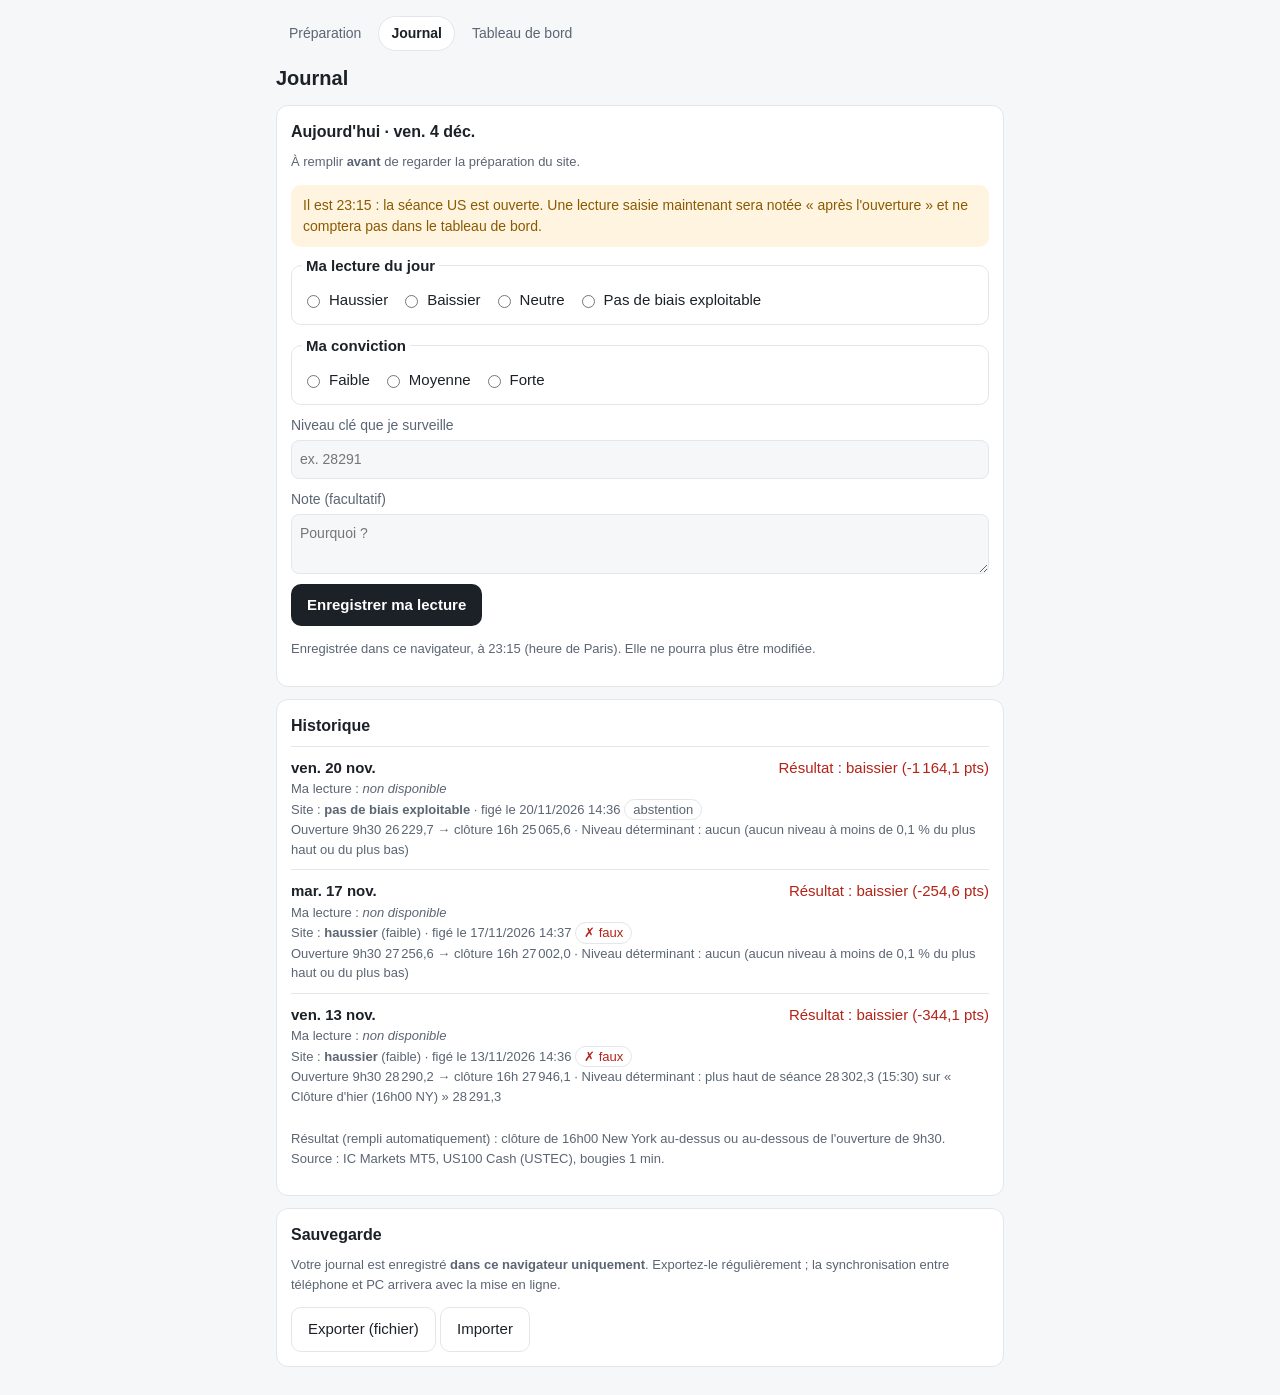
<file: journal.html>
<!doctype html>
<html lang="fr">
<head>
<meta charset="utf-8">
<meta name="viewport" content="width=device-width, initial-scale=1">
<title>Journal US100</title>
<link rel="stylesheet" href="style.css">
</head>
<body>
<main>
  <nav id="nav"></nav>
  <header><h1>Journal</h1></header>
  <div id="app"></div>
</main>
<script src="data.js"></script>
<script src="history.js"></script>
<script src="common.js"></script>
<script>
const H = (window.HIST && window.HIST.days) || {};
const na = '<span class="na">non disponible</span>';
const f1 = x => x == null ? null : x.toLocaleString("fr-FR",{minimumFractionDigits:1,maximumFractionDigits:1});
const today = todayParis();
const todayPrep = window.PREP && window.PREP.days[today];
const openParis = todayPrep ? todayPrep.open_paris : "15:30";

function verdict(call, out){
  if (!out || !call) return "";
  if (call !== "haussier" && call !== "baissier") return `<span class="pill">abstention</span>`;
  if (out.direction === "égal") return `<span class="pill">égal</span>`;
  return call === out.direction ? `<span class="pill ok">✓ juste</span>` : `<span class="pill ko">✗ faux</span>`;
}

function render(){
  const J = Journal.all();
  let h = "";
  // Saisie du jour
  h += `<section class="card"><h2>Aujourd'hui · ${frShort(today)}</h2>`;
  if (J[today]) {
    const e = J[today];
    h += `<p style="margin:0">Lecture notée : <b>${cap(e.lecture)}</b>${e.conviction?` (conviction ${e.conviction})`:""}${e.niveau?` · niveau clé ${e.niveau}`:""}<br><span class="muted">le ${e.saisi_le}${e.avant_ouverture?"":" · après l'ouverture, ne compte pas"}</span></p>
      <p><a href="index.html">Voir la préparation du site →</a></p>`;
  } else if ([0,6].includes(new Date(today+"T12:00:00").getDay())) {
    h += `<p class="muted" style="margin:0">Pas de séance aujourd'hui.</p>`;
  } else {
    h += `<p class="muted" style="margin-top:0">À remplir <b>avant</b> de regarder la préparation du site.</p>` + journalFormHTML(today, openParis);
  }
  h += `</section>`;

  // Historique
  const dates = [...new Set([...Object.keys(J), ...Object.keys(H)])].sort().reverse();
  h += `<section class="card"><h2>Historique</h2>`;
  if (!dates.length) h += `<p class="na">Aucune séance enregistrée pour l'instant.</p>`;
  dates.forEach(ds => {
    const e = J[ds], rec = H[ds] || {}, p = rec.prediction, o = rec.outcome;
    if (!e && !p) return; // on n'affiche que les jours suivis
    h += `<div class="entry"><div class="row"><b>${frShort(ds)}</b>${o?`<span class="${o.direction==="haussier"?"up":(o.direction==="baissier"?"down":"")}">Résultat : ${o.direction} (${o.pts>0?"+":""}${f1(o.pts)} pts)</span>`:`<span class="muted">résultat en attente</span>`}</div>
      <div class="muted">Ma lecture : ${e?`<b>${e.lecture}</b>${e.conviction?` (${e.conviction})`:""}${e.avant_ouverture?"":" · <i>après l'ouverture</i>"} ${verdict(e.avant_ouverture?e.lecture:null,o)}`:na}</div>
      <div class="muted">Site : ${p?`<b>${p.label}</b>${p.conviction?` (${p.conviction})`:""} <span class="muted">· figé le ${p.frozen_paris}</span> ${verdict(p.label,o)}`:na}</div>`;
    if (o) {
      h += `<div class="muted">Ouverture 9h30 ${f1(o.open)} → clôture 16h ${f1(o.close)} · Niveau déterminant : ${o.determinant.length ? o.determinant.map(x=>`${x.extreme} de séance ${f1(x.price)} (${x.time_paris}) sur « ${x.level} » ${f1(x.level_price)}`).join(" ; ") : "aucun (aucun niveau à moins de 0,1 % du plus haut ou du plus bas)"}</div>`;
    }
    if (e && e.note) h += `<div class="muted">Note : ${e.note.replace(/</g,"&lt;")}</div>`;
    h += `</div>`;
  });
  h += `<p class="muted">Résultat (rempli automatiquement) : clôture de 16h00 New York au-dessus ou au-dessous de l'ouverture de 9h30. Source : ${window.PREP ? window.PREP.source : na}.</p></section>`;

  // Sauvegarde
  h += `<section class="card"><h2>Sauvegarde</h2>
    <p class="muted" style="margin-top:0">Votre journal est enregistré <b>dans ce navigateur uniquement</b>. Exportez-le régulièrement ; la synchronisation entre téléphone et PC arrivera avec la mise en ligne.</p>
    <button class="btn sec" id="exp">Exporter (fichier)</button>
    <label class="btn sec" style="display:inline-block">Importer<input type="file" id="imp" accept=".json" hidden></label></section>`;
  document.getElementById("app").innerHTML = h;
  bindJournalForm(today, openParis, render);
  document.getElementById("exp").onclick = () => {
    const blob = new Blob([JSON.stringify(Journal.all(), null, 1)], {type:"application/json"});
    const a = document.createElement("a"); a.href = URL.createObjectURL(blob); a.download = `journal-us100-${today}.json`; a.click();
  };
  document.getElementById("imp").onchange = ev => {
    const file = ev.target.files[0]; if (!file) return;
    file.text().then(t => {
      try { const inc = JSON.parse(t); const cur = Journal.all();
        Object.keys(inc).forEach(k => { if (!cur[k]) cur[k] = inc[k]; }); // ne remplace jamais une lecture existante
        Journal.replaceAll(cur); render();
      } catch(e){ alert("Fichier illisible."); }
    });
  };
}
render();
</script>
</body>
</html>
</file>
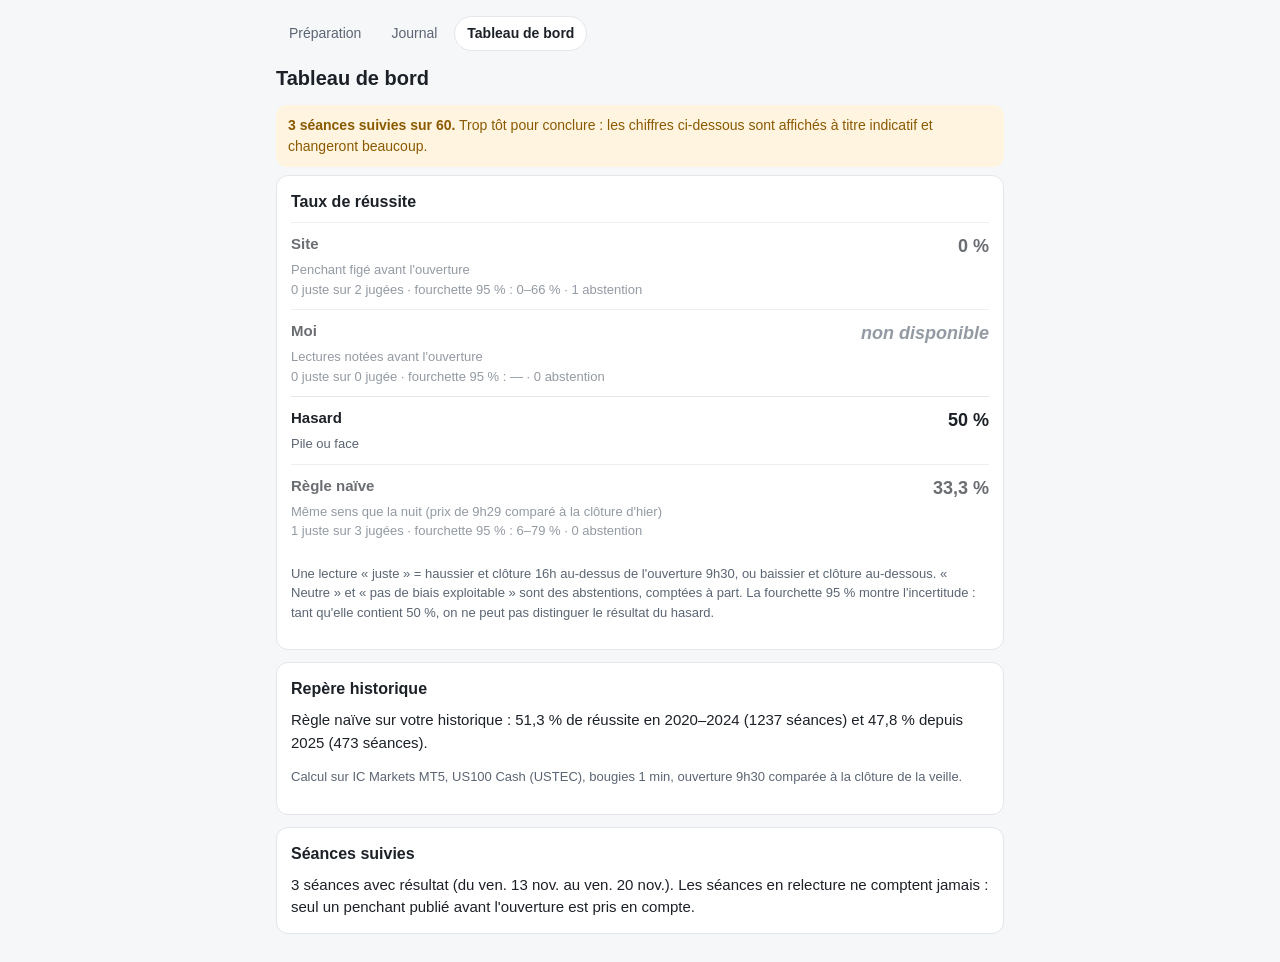
<file: tableau.html>
<!doctype html>
<html lang="fr">
<head>
<meta charset="utf-8">
<meta name="viewport" content="width=device-width, initial-scale=1">
<title>Tableau de bord US100</title>
<link rel="stylesheet" href="style.css">
</head>
<body>
<main>
  <nav id="nav"></nav>
  <header><h1>Tableau de bord</h1></header>
  <div id="app"></div>
</main>
<script src="data.js"></script>
<script src="history.js"></script>
<script src="common.js"></script>
<script>
const H = (window.HIST && window.HIST.days) || {};
const MIN = 60;
const pc = x => x == null ? '<span class="na">non disponible</span>' : x.toLocaleString("fr-FR",{maximumFractionDigits:1}) + " %";

// Intervalle de confiance a 95 % (methode de Wilson)
function wilson(k, n){
  if (!n) return null;
  const z = 1.96, p = k/n, d = 1 + z*z/n;
  const c = (p + z*z/(2*n)) / d, m = z*Math.sqrt(p*(1-p)/n + z*z/(4*n*n)) / d;
  return [Math.max(0,(c-m)*100), Math.min(100,(c+m)*100)];
}
function score(pairs){ // pairs: [call, direction]
  let dec = 0, ok = 0, abst = 0;
  pairs.forEach(([c, dir]) => {
    if (dir === "égal") return;
    if (c !== "haussier" && c !== "baissier") { abst++; return; }
    dec++; if (c === dir) ok++;
  });
  return { dec, ok, abst, rate: dec ? ok/dec*100 : null, ci: wilson(ok, dec) };
}

const J = Journal.all();
const tracked = Object.keys(H).filter(ds => H[ds].outcome && (H[ds].prediction || J[ds])).sort();
const site = score(tracked.filter(ds => H[ds].prediction).map(ds => [H[ds].prediction.label, H[ds].outcome.direction]));
const me = score(tracked.filter(ds => J[ds] && J[ds].avant_ouverture).map(ds => [J[ds].lecture, H[ds].outcome.direction]));
const naive = score(tracked.map(ds => [H[ds].outcome.night, H[ds].outcome.direction]));
const n = tracked.length;

let h = "";
if (n < MIN) h += `<div class="banner warn"><b>${n} séance${n>1?"s":""} suivie${n>1?"s":""} sur ${MIN}.</b> Trop tôt pour conclure : les chiffres ci-dessous sont affichés à titre indicatif et changeront beaucoup.</div>`;
h += `<section class="card"><h2>Taux de réussite</h2>`;
const row = (lab, s, note) => `<div class="entry"${n<MIN?' style="opacity:.65"':''}><div class="row"><b>${lab}</b><b class="bigrate">${pc(s.rate)}</b></div>
  <div class="muted">${note}</div>
  <div class="muted">${s.ok} juste${s.ok>1?"s":""} sur ${s.dec} jugée${s.dec>1?"s":""} · fourchette 95 % : ${s.ci?`${Math.round(s.ci[0])}–${Math.round(s.ci[1])} %`:"—"} · ${s.abst} abstention${s.abst>1?"s":""}</div></div>`;
h += row("Site", site, "Penchant figé avant l'ouverture");
h += row("Moi", me, "Lectures notées avant l'ouverture");
h += `<div class="entry"><div class="row"><b>Hasard</b><b class="bigrate">50 %</b></div><div class="muted">Pile ou face</div></div>`;
h += row("Règle naïve", naive, "Même sens que la nuit (prix de 9h29 comparé à la clôture d'hier)");
h += `
  <p class="muted">Une lecture « juste » = haussier et clôture 16h au-dessus de l'ouverture 9h30, ou baissier et clôture au-dessous. « Neutre » et « pas de biais exploitable » sont des abstentions, comptées à part. La fourchette 95 % montre l'incertitude : tant qu'elle contient 50 %, on ne peut pas distinguer le résultat du hasard.</p></section>`;

const ref = (window.HIST && window.HIST.naive_ref) || {};
h += `<section class="card"><h2>Repère historique</h2><p style="margin:0">Règle naïve sur votre historique : ${pc(ref.analyse && ref.analyse.rate)} de réussite en 2020–2024 (${ref.analyse ? ref.analyse.n : "?"} séances) et ${pc(ref.verification && ref.verification.rate)} depuis 2025 (${ref.verification ? ref.verification.n : "?"} séances).</p>
  <p class="muted">Calcul sur ${window.PREP ? window.PREP.source : "l'historique"}, ouverture 9h30 comparée à la clôture de la veille.</p></section>`;
h += `<section class="card"><h2>Séances suivies</h2><p style="margin:0">${n} séance${n>1?"s":""} avec résultat${tracked.length?` (du ${frShort(tracked[0])} au ${frShort(tracked[tracked.length-1])})`:""}. Les séances en relecture ne comptent jamais : seul un penchant publié avant l'ouverture est pris en compte.</p></section>`;
document.getElementById("app").innerHTML = h;
</script>
</body>
</html>
</file>
<file: style.css>
:root{
  --bg:#f6f7f9; --card:#ffffff; --text:#1c2128; --muted:#5b6573; --line:#e3e6ea;
  --up:#1a7f4b; --down:#b42318; --warn-bg:#fff4e0; --warn:#8a5a00; --info-bg:#eaf1fb; --info:#1f4f8f;
  --zone:#7a4fd6; --ok:#1a7f4b; --ko:#b42318;
}
@media (prefers-color-scheme: dark){
  :root:not([data-theme="light"]){
    --bg:#0f1216; --card:#181c22; --text:#e6e9ee; --muted:#9aa4b2; --line:#2a3039;
    --up:#3fb27f; --down:#f26b5b; --warn-bg:#3a2c10; --warn:#f3c26b; --info-bg:#14243a; --info:#8cb8ef;
    --zone:#a98bf0; --ok:#3fb27f; --ko:#f26b5b;
  }
}
:root[data-theme="dark"]{
  --bg:#0f1216; --card:#181c22; --text:#e6e9ee; --muted:#9aa4b2; --line:#2a3039;
  --up:#3fb27f; --down:#f26b5b; --warn-bg:#3a2c10; --warn:#f3c26b; --info-bg:#14243a; --info:#8cb8ef;
  --zone:#a98bf0; --ok:#3fb27f; --ko:#f26b5b;
}
*{box-sizing:border-box}
body{margin:0;background:var(--bg);color:var(--text);font:15px/1.5 -apple-system,BlinkMacSystemFont,"Segoe UI",Roboto,sans-serif}
main{max-width:760px;margin:0 auto;padding:16px}
header{display:flex;flex-wrap:wrap;gap:8px;align-items:center;justify-content:space-between;margin-bottom:12px}
h1{font-size:20px;margin:0}
h2{font-size:16px;margin:0 0 8px}
select{font:inherit;padding:6px 8px;border-radius:8px;border:1px solid var(--line);background:var(--card);color:var(--text)}
.card{background:var(--card);border:1px solid var(--line);border-radius:12px;padding:14px;margin-bottom:12px}
.banner{border-radius:10px;padding:10px 12px;margin-bottom:8px;font-size:14px}
.warn{background:var(--warn-bg);color:var(--warn)}
.info{background:var(--info-bg);color:var(--info)}
.muted{color:var(--muted);font-size:13px}
.na{color:var(--muted);font-style:italic}
.grid{display:grid;grid-template-columns:repeat(2,1fr);gap:8px}
.kpi{border:1px solid var(--line);border-radius:10px;padding:8px 10px}
.kpi b{display:block;font-size:18px;font-variant-numeric:tabular-nums}
.up{color:var(--up)} .down{color:var(--down)}
table{width:100%;border-collapse:collapse;font-size:14px}
td{padding:7px 4px;border-top:1px solid var(--line);vertical-align:top}
td.num{text-align:right;font-variant-numeric:tabular-nums;white-space:nowrap}
tr.price-row td{font-weight:600;background:var(--info-bg)}
.src{display:block;color:var(--muted);font-size:12px}
#chart{height:340px;margin:0 -4px}
.scen{border-left:4px solid var(--line);padding:6px 10px;margin:8px 0}
.scen.haussier{border-color:var(--up)} .scen.baissier{border-color:var(--down)}
.scen.comblement,.scen.range{border-color:var(--zone)}
.scen b.t{display:block;margin-bottom:2px}
.zone{display:flex;gap:10px;align-items:baseline;padding:6px 0;border-top:1px solid var(--line)}
.zone .n{background:var(--zone);color:#fff;border-radius:999px;padding:0 8px;font-size:13px;font-weight:600}
ul.checks{list-style:none;padding:0;margin:0}
ul.checks li{padding:3px 0}
.ok{color:var(--ok)} .ko{color:var(--ko)}
details summary{cursor:pointer;color:var(--muted)}
.tabs{display:flex;gap:6px;flex-wrap:wrap}
.tab{font:inherit;font-size:14px;padding:4px 12px;border-radius:999px;border:1px solid var(--line);background:var(--card);color:var(--text);cursor:pointer}
.tab.on{background:var(--text);color:var(--card);border-color:var(--text)}
.scroll{overflow-x:auto}
table.stats td.num{white-space:normal;min-width:96px}
tr.verif td{background:var(--info-bg)}
table.years{font-size:13px} table.years td{padding:6px 3px} table.years td.num{white-space:normal}
.bias{font-size:22px;font-weight:700;margin:0 0 4px}
ul{padding-left:20px;margin:4px 0 10px}
nav{display:flex;gap:4px;margin-bottom:12px;overflow-x:auto}
nav a{padding:6px 12px;border-radius:999px;color:var(--muted);text-decoration:none;font-size:14px;white-space:nowrap;border:1px solid transparent}
nav a.on{color:var(--text);border-color:var(--line);background:var(--card);font-weight:600}
fieldset{border:1px solid var(--line);border-radius:10px;margin:0 0 10px;padding:8px 10px}
legend{font-weight:600;padding:0 4px}
label.opt{display:inline-flex;align-items:center;gap:6px;margin:4px 12px 4px 0;font-size:15px}
label.field{display:block;margin-bottom:10px;font-size:14px;color:var(--muted)}
label.field input,label.field textarea{display:block;width:100%;margin-top:4px;font:inherit;padding:8px;border-radius:8px;border:1px solid var(--line);background:var(--bg);color:var(--text)}
.btn{font:inherit;font-weight:600;padding:10px 16px;border-radius:10px;border:0;background:var(--text);color:var(--card);cursor:pointer}
.btn.sec{background:transparent;color:var(--text);border:1px solid var(--line);font-weight:400}
.locked{border:1px dashed var(--line);border-radius:12px;padding:14px;margin-bottom:12px}
.pill{display:inline-block;border-radius:999px;padding:0 8px;font-size:13px;border:1px solid var(--line)}
.entry{border-top:1px solid var(--line);padding:10px 0}
.bigrate{font-size:18px;font-variant-numeric:tabular-nums}
.entry .row{display:flex;justify-content:space-between;gap:8px;flex-wrap:wrap}
</file>
